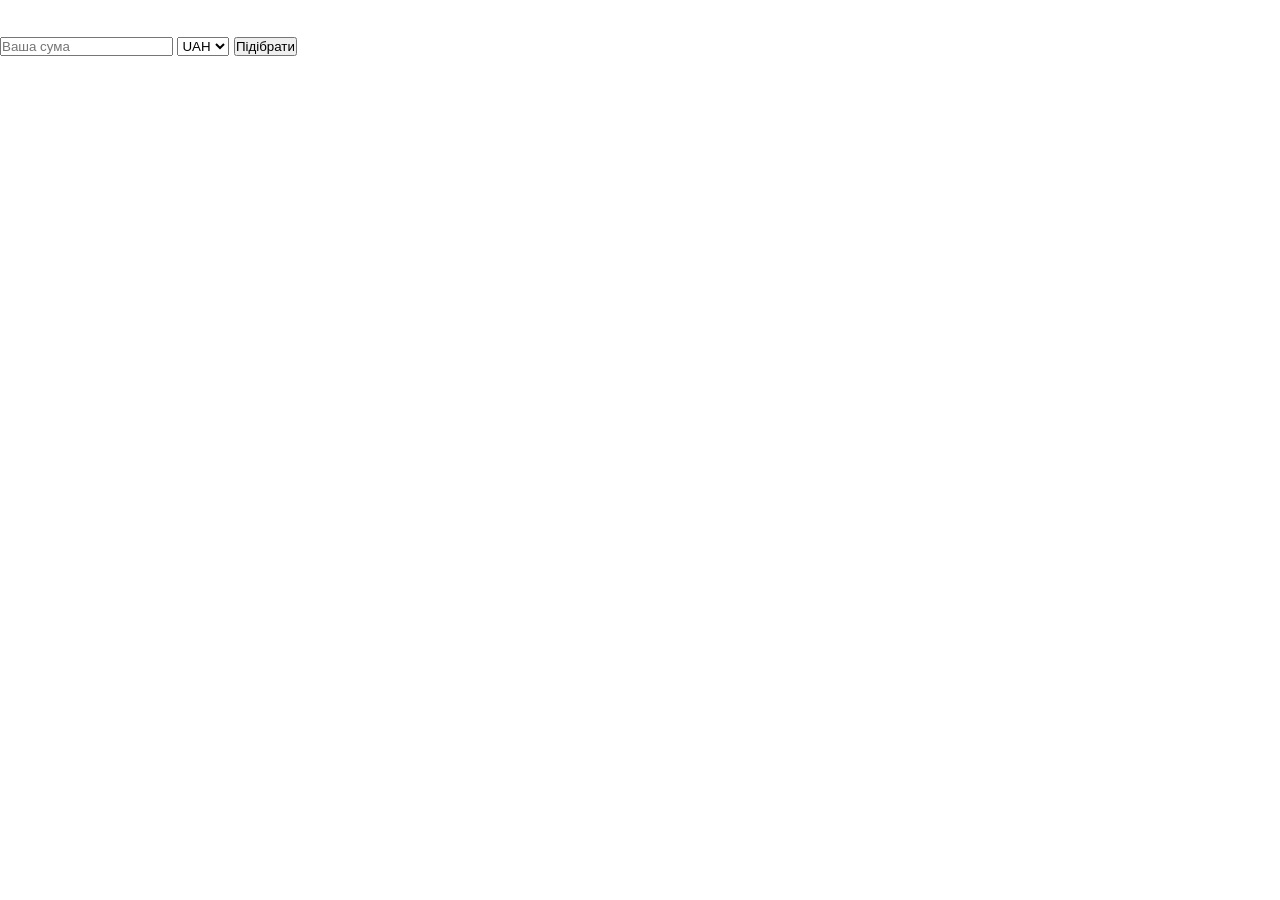
<file: buy-pet.html>
<!DOCTYPE html>
<html lang="uk">
<head>
  <meta charset="UTF-8">
  <title>Підібрати пета | AdoptMe Elite Shops</title>
  <link rel="stylesheet" href="style.css">
</head>
<body>
  <main>
    <h1>Підібрати пета за своєю сумою</h1>
    <input type="number" id="input-amount" placeholder="Ваша сума">
    <select id="input-currency">
      <option>UAH</option>
      <option>USD</option>
      <option>RUB</option>
      <option>EUR</option>
      <option>GBP</option>
      <option>PLN</option>
      <option>TRY</option>
      <option>KZT</option>
      <option>CHF</option>
      <option>JPY</option>
      <option>CAD</option>
      <option>AUD</option>
      <option>CNY</option>
      <option>SEK</option>
      <option>NOK</option>
      <option>DKK</option>
      <option>INR</option>
      <option>ILS</option>
      <option>HUF</option>
      <option>CZK</option>
      <option>ZAR</option>
      <option>SGD</option>
      <option>HKD</option>
      <option>MXN</option>
      <option>BRL</option>
      <option>SAR</option>
      <option>AED</option>
      <option>THB</option>
      <option>MYR</option>
      <option>IDR</option>
    </select>
    <button onclick="findPet()">Підібрати</button>
    <div id="found-pets"></div>
  </main>
  <script>
    let pets = [];
    fetch('data/pets.json')
      .then(r=>r.json())
      .then(data=>{pets=data;});

    function findPet() {
      const amount = +document.getElementById('input-amount').value;
      const currency = document.getElementById('input-currency').value;
      const result = pets.filter(pet=>pet.price[currency] && pet.price[currency]<=amount);
      let out = '';
      if(result.length)
        out = result.map(pet=>`
          <div>
            <img src="${pet.image}" width=50>
            <b>${pet.name}</b> — ${pet.price[currency]} ${currency}
          </div>
        `).join('');
      else out = 'Немає підходящих петів для цієї суми 😢';
      document.getElementById('found-pets').innerHTML = out;
    }
  </script>
</body>
</html>
</file>
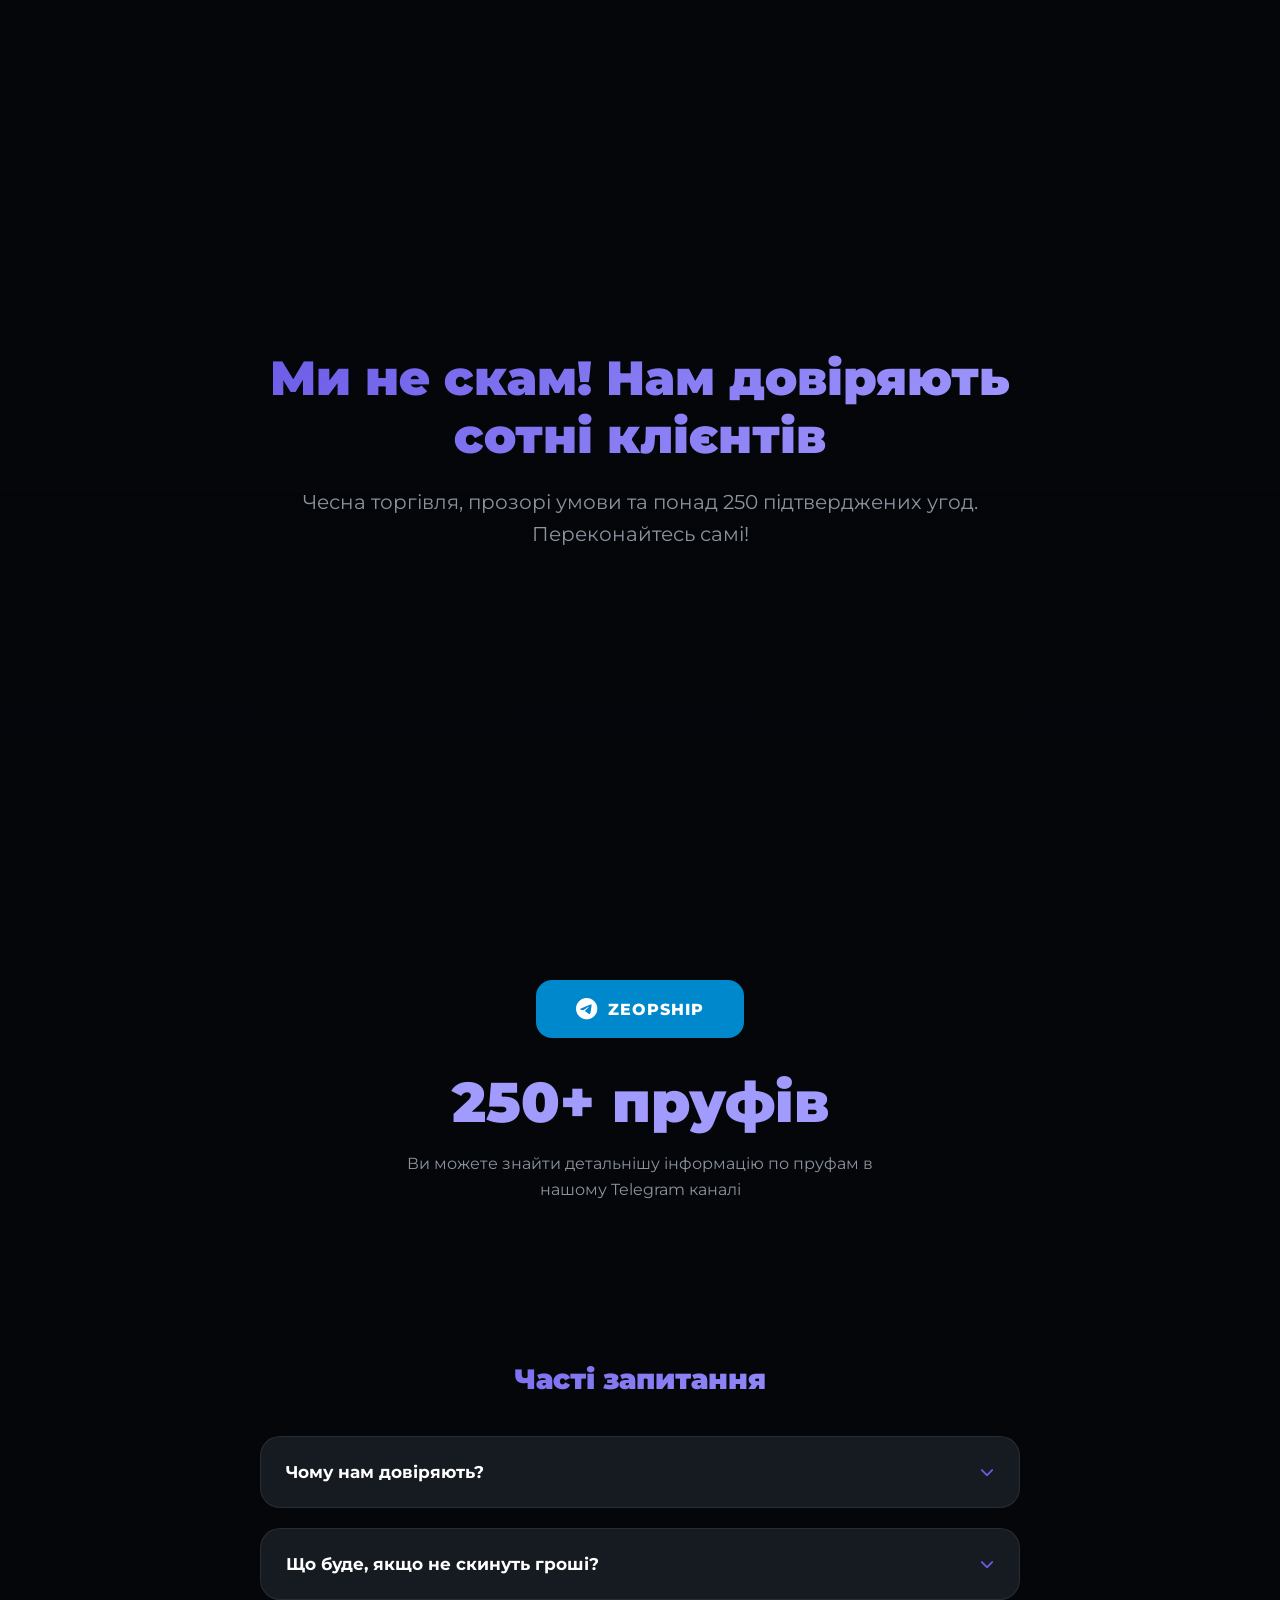
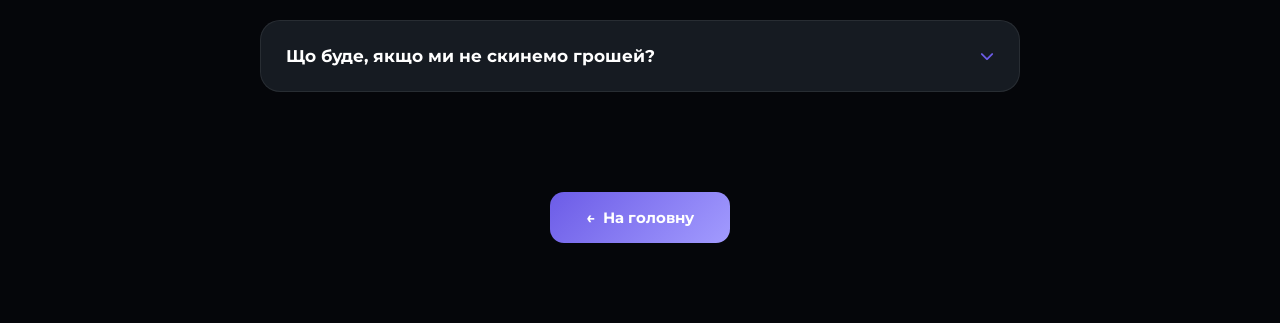
<file: faq.html>
<!DOCTYPE html>
<html lang="uk">
<head>
    <meta charset="UTF-8">
    <meta name="viewport" content="width=device-width, initial-scale=1.0">
    <title>Часті запитання | AdoptMe Elite Shops</title>
    <link rel="stylesheet" href="https://cdnjs.cloudflare.com/ajax/libs/font-awesome/6.5.1/css/all.min.css">
    <link href="https://fonts.googleapis.com/css2?family=Montserrat:wght@300;400;700;900&display=swap" rel="stylesheet">
    <style>
        /* --- CSS ЗМІННІ --- */
        :root {
            --accent: linear-gradient(135deg, #6c5ce7 0%, #a29bfe 100%);
            --accent-solid: #6c5ce7;
            --accent-light: #a29bfe;
            --bg-dark: #05060a;
            --card-bg: linear-gradient(180deg, #161b22 0%, #0d1117 100%);
            --sidebar-bg: #0d1117;
            --glass-border: rgba(255, 255, 255, 0.08);
            --text-main: #fff;
            --text-muted: #8b949e;
            --shadow-main: 0 10px 30px rgba(0,0,0,0.5);
            --transition: all 0.4s cubic-bezier(0.175, 0.885, 0.32, 1.275);
        }

        * { box-sizing: border-box; margin: 0; padding: 0; outline: none; -webkit-tap-highlight-color: transparent; }

        ::-webkit-scrollbar { width: 6px; }
        ::-webkit-scrollbar-thumb { background: #333; border-radius: 10px; }

        body {
            font-family: 'Montserrat', sans-serif;
            background: var(--bg-dark);
            color: var(--text-main);
            overflow-x: hidden;
            opacity: 0;
            animation: bodyFadeIn 1s forwards;
        }

        @keyframes bodyFadeIn { to { opacity: 1; } }

        /* --- HERO СЕКЦІЯ З ВІДЕО ФОНОМ --- */
        .hero {
            position: relative;
            width: 100%;
            height: 100vh;
            min-height: 500px;
            display: flex;
            align-items: center;
            justify-content: center;
            text-align: center;
            overflow: hidden;
        }

        .hero-overlay {
            position: absolute;
            inset: 0;
            background: linear-gradient(180deg, rgba(5,6,10,0.7) 0%, rgba(5,6,10,0.95) 100%);
            z-index: 1;
        }

        .hero-video {
            position: absolute;
            top: 0;
            left: 0;
            width: 100%;
            height: 100%;
            object-fit: cover;
            opacity: 0.3;
            z-index: 0;
        }

        .hero-content {
            position: relative;
            z-index: 2;
            max-width: 800px;
            padding: 0 20px;
        }

        .hero-content h1 {
            font-size: 48px;
            font-weight: 900;
            margin-bottom: 20px;
            background: var(--accent);
            -webkit-background-clip: text;
            -webkit-text-fill-color: transparent;
            line-height: 1.2;
        }

        .hero-content p {
            font-size: 20px;
            color: var(--text-muted);
            font-weight: 400;
            line-height: 1.6;
        }

        /* --- СЕКЦІЯ ПРУФІВ --- */
        .proofs-section {
            padding: 80px 20px;
            text-align: center;
        }

        .tg-btn {
            display: inline-flex;
            align-items: center;
            justify-content: center;
            gap: 10px;
            background: #0088cc;
            color: #fff !important;
            text-decoration: none;
            padding: 18px 40px;
            border-radius: 16px;
            font-weight: 800;
            font-size: 16px;
            text-transform: uppercase;
            letter-spacing: 1px;
            transition: var(--transition);
        }

        .tg-btn:hover {
            transform: translateY(-4px);
            box-shadow: 0 10px 30px rgba(0, 136, 204, 0.4);
        }

        .tg-btn i {
            font-size: 22px;
        }

        .proofs-count {
            font-size: 56px;
            font-weight: 900;
            color: var(--accent-light);
            margin-top: 30px;
        }

        .proofs-desc {
            font-size: 16px;
            color: var(--text-muted);
            margin-top: 15px;
            max-width: 500px;
            margin-left: auto;
            margin-right: auto;
            line-height: 1.6;
        }

        /* --- FAQ СЕКЦІЯ --- */
        .faq-section {
            padding: 80px 20px 60px;
            max-width: 800px;
            margin: 0 auto;
        }

        .faq-title {
            font-size: 28px;
            font-weight: 900;
            text-align: center;
            background: var(--accent);
            -webkit-background-clip: text;
            -webkit-text-fill-color: transparent;
            margin-bottom: 40px;
        }

        .faq-item {
            background: #161b22;
            border: 1px solid rgba(255, 255, 255, 0.08);
            border-radius: 20px;
            padding: 25px;
            margin-bottom: 20px;
            cursor: pointer;
            transition: var(--transition);
        }

        .faq-item:hover {
            border-color: #6c5ce7;
            box-shadow: 0 5px 20px rgba(108, 92, 231, 0.15);
        }

        .faq-question {
            display: flex;
            align-items: center;
            justify-content: space-between;
            font-size: 17px;
            font-weight: 700;
            color: var(--text-main);
        }

        .faq-question i {
            font-size: 14px;
            color: var(--accent-solid);
            transition: transform 0.3s ease;
        }

        .faq-item.active .faq-question i {
            transform: rotate(180deg);
        }

        .faq-answer {
            max-height: 0;
            overflow: hidden;
            transition: max-height 0.4s ease, padding 0.4s ease;
        }

        .faq-item.active .faq-answer {
            max-height: 300px;
            padding-top: 18px;
        }

        .faq-answer p {
            font-size: 15px;
            color: var(--text-muted);
            line-height: 1.7;
        }

        /* --- КНОПКА НАЗАД --- */
        .back-section {
            padding: 20px 20px 80px;
            text-align: center;
        }

        .back-btn {
            display: inline-flex;
            align-items: center;
            gap: 8px;
            padding: 16px 36px;
            border-radius: 14px;
            background: var(--accent);
            color: #fff;
            text-decoration: none;
            font-weight: 700;
            font-size: 15px;
            transition: var(--transition);
        }

        .back-btn:hover {
            transform: translateY(-4px);
            box-shadow: 0 10px 30px rgba(108, 92, 231, 0.4);
        }

        /* --- АДАПТИВНІСТЬ --- */
        @media (max-width: 768px) {
            .hero { height: 70vh; min-height: 400px; }
            .hero-content h1 { font-size: 28px; }
            .hero-content p { font-size: 16px; }
            .proofs-section { padding: 50px 20px; }
            .proofs-count { font-size: 40px; }
            .tg-btn { padding: 14px 30px; font-size: 14px; }
            .faq-section { padding: 50px 15px 40px; }
            .faq-title { font-size: 22px; }
            .faq-question { font-size: 15px; }
            .faq-answer p { font-size: 14px; }
        }

        @media (max-width: 480px) {
            .hero-content h1 { font-size: 22px; }
            .hero-content p { font-size: 14px; }
            .proofs-count { font-size: 32px; }
            .tg-btn { padding: 12px 24px; font-size: 12px; }
            .faq-question { font-size: 14px; }
        }
    </style>
</head>
<body>

    <!-- ===== HERO СЕКЦІЯ З ВІДЕО ФОНОМ ===== -->
    <section class="hero">
        <!-- ЗАМІНІТЬ src ВІДЕО НА СВОЄ ПОСИЛАННЯ -->
        <video class="hero-video" autoplay muted loop playsinline>
            <source src="" type="video/mp4">
        </video>
        <div class="hero-overlay"></div>
        <div class="hero-content">
            <h1>Ми не скам! Нам довіряють сотні клієнтів</h1>
            <p>Чесна торгівля, прозорі умови та понад 250 підтверджених угод. Переконайтесь самі!</p>
        </div>
    </section>

    <!-- ===== СЕКЦІЯ ПРУФІВ ===== -->
    <section class="proofs-section">
        <a href="https://t.me/zeopship" target="_blank" class="tg-btn">
            <i class="fa-brands fa-telegram"></i> ZEOPSHIP
        </a>
        <div class="proofs-count">250+ пруфів</div>
        <p class="proofs-desc">Ви можете знайти детальнішу інформацію по пруфам в нашому Telegram каналі</p>
    </section>

    <!-- ===== FAQ СЕКЦІЯ ===== -->
    <section class="faq-section">
        <h2 class="faq-title">Часті запитання</h2>

        <div class="faq-item">
            <div class="faq-question" onclick="toggleFaq(this)">
                <span>Чому нам довіряють?</span>
                <i class="fa-solid fa-chevron-down"></i>
            </div>
            <div class="faq-answer">
                <p>Ми гарантуємо чесну угоду та прозорі умови. У нас вже понад 250 успішних угод, підтверджених у нашому Telegram каналі @zeopship. Ми працюємо відкрито — кожна угода фіксується як пруф. Якщо у вас виникнуть питання чи складнощі, ми завжди допоможемо та вирішимо ситуацію на вашу користь.</p>
            </div>
        </div>

        <div class="faq-item">
            <div class="faq-question" onclick="toggleFaq(this)">
                <span>Що буде, якщо не скинуть гроші?</span>
                <i class="fa-solid fa-chevron-down"></i>
            </div>
            <div class="faq-answer">
                <p>Якщо ви не скинете гроші протягом 10-20 хвилин після замовлення, ми просто повернемо вам вашого пета. Жодних ризиків для вас — все чесно та безпечно.</p>
            </div>
        </div>

        <div class="faq-item">
            <div class="faq-question" onclick="toggleFaq(this)">
                <span>Що буде, якщо ми не скинемо грошей?</span>
                <i class="fa-solid fa-chevron-down"></i>
            </div>
            <div class="faq-answer">
                <p>Якщо ми не отримуємо оплату, ми просто повертаємо вам пета назад. Ми працюємо чесно і ніколи не обманюємо наших клієнтів. Ваша безпека — наш пріоритет.</p>
            </div>
        </div>
    </section>

    <!-- ===== КНОПКА НАЗАД ===== -->
    <div class="back-section">
        <a href="index.html" class="back-btn">
            <span>&larr;</span> На головну
        </a>
    </div>

    <script>
        function toggleFaq(el) {
            const item = el.parentElement;
            const wasActive = item.classList.contains('active');
            document.querySelectorAll('.faq-item').forEach(i => i.classList.remove('active'));
            if (!wasActive) item.classList.add('active');
        }
    </script>
</body>
</html>
</file>
<file: style.css>
<style>
    :root {
        --accent: linear-gradient(135deg, #6c5ce7 0%, #a29bfe 100%);
        --accent-solid: #6c5ce7;
        --bg-dark: #05060a;
        --card-bg: linear-gradient(180deg, #161b22 0%, #0d1117 100%);
        --glass-border: rgba(255, 255, 255, 0.08);
    }

    * { box-sizing: border-box; margin: 0; padding: 0; }
    
    ::-webkit-scrollbar { width: 6px; }
    ::-webkit-scrollbar-thumb { background: #333; border-radius: 10px; }

    body {
        font-family: 'Montserrat', sans-serif;
        background: var(--bg-dark); color: #fff;
        display: flex; height: 100vh; overflow: hidden;
    }

    /* SIDEBAR - Desktop */
    .sidebar {
        width: 300px; background: #0d1117; border-right: 1px solid var(--glass-border);
        padding: 40px 25px; display: flex; flex-direction: column; z-index: 100;
        transition: 0.3s;
    }

    .logo {
        font-weight: 900; font-size: 24px; text-align: center; margin-bottom: 40px;
        background: linear-gradient(90deg, #a29bfe, #6c5ce7);
        -webkit-background-clip: text; -webkit-text-fill-color: transparent;
    }

    .search-box { position: relative; margin-bottom: 25px; }
    .search-box input {
        width: 100%; background: #05060a; border: 1px solid var(--glass-border);
        padding: 14px 14px 14px 45px; border-radius: 12px; color: #fff; outline: none;
    }
    .search-box i { position: absolute; left: 15px; top: 15px; color: var(--accent-solid); }

    .nav-link {
        padding: 15px 20px; border-radius: 12px; color: #8b949e;
        text-decoration: none; font-weight: 700; margin-bottom: 10px;
        display: flex; align-items: center; gap: 12px; cursor: pointer; transition: 0.3s;
    }
    .nav-link.active { background: var(--accent); color: #fff; }
    .nav-link.support-link { margin-top: 20px; border: 1px solid var(--accent-solid); color: var(--accent-solid); }

    /* GRID & MAIN */
    .main { flex: 1; overflow-y: auto; padding: 40px; }
    .grid { display: grid; grid-template-columns: repeat(auto-fill, minmax(280px, 1fr)); gap: 25px; }

    .card {
        background: var(--card-bg); border: 1px solid var(--glass-border);
        border-radius: 30px; padding: 30px; text-align: center;
        transition: 0.4s; cursor: pointer; position: relative;
    }
    .card:hover { transform: translateY(-10px); border-color: #6c5ce7; box-shadow: 0 15px 30px rgba(0,0,0,0.5); }

    .card img { width: 140px; height: 140px; object-fit: contain; margin-bottom: 15px; pointer-events: none; }
    .rarity { color: #ff7675; font-size: 10px; font-weight: 900; letter-spacing: 2px; margin-bottom: 5px; }
    .pet-info-small { font-size: 11px; color: #8b949e; font-weight: 700; margin-bottom: 15px; }
    .pet-name { font-size: 19px; font-weight: 900; margin-bottom: 20px; }

    .tg-btn {
        background: #0088cc; color: #fff !important; text-decoration: none;
        padding: 14px; width: 100%; border-radius: 12px;
        display: flex; align-items: center; justify-content: center; gap: 8px;
        font-weight: 800; font-size: 10px; text-transform: uppercase;
        transition: 0.3s; position: relative; z-index: 10;
    }

    /* MODALS */
    .overlay {
        position: fixed; inset: 0; background: rgba(0,0,0,0.85);
        display: none; justify-content: center; align-items: center; z-index: 1000;
        backdrop-filter: blur(8px);
    }
    .modal {
        background: #161b22; color: #fff; width: 90%; max-width: 450px;
        border-radius: 35px; padding: 40px; position: relative; text-align: center;
        border: 1px solid var(--glass-border);
    }
    .info-tag { background: rgba(255,255,255,0.05); padding: 12px; border-radius: 12px; margin: 15px 0; font-size: 14px; color: #a29bfe; font-weight: 700; border: 1px solid rgba(162, 155, 254, 0.2); }
    .close-btn { position: absolute; top: 20px; right: 20px; font-size: 24px; cursor: pointer; color: #444; }

    .lang-switcher { margin-top: auto; display: flex; gap: 10px; padding-top: 20px; }
    .l-btn { background: #161b22; border: 1px solid var(--glass-border); color: #fff; padding: 8px; border-radius: 8px; cursor: pointer; flex: 1; }
    .l-btn.active { background: var(--accent-solid); }

    /* MOBILE ADAPTATION - ТУТ ОСНОВНІ ЗМІНИ */
    @media (max-width: 768px) {
        body { flex-direction: column; overflow-y: auto; height: auto; }
        
        .sidebar { 
            width: 100%; height: auto; position: sticky; top: 0; 
            padding: 15px; border-right: none; border-bottom: 1px solid var(--glass-border); 
            background: #0d1117;
        }

        .logo { font-size: 20px; margin-bottom: 15px; }

        .search-box { margin-bottom: 15px; }

        /* Кнопки навігації в ряд на телефоні */
        .nav-link { 
            display: inline-flex; width: auto; margin-right: 8px; margin-bottom: 5px; 
            padding: 10px 15px; font-size: 13px; 
        }
        .nav-link.support-link { margin-top: 0; }

        .lang-switcher { 
            display: flex; margin-top: 10px; padding-top: 0; 
            position: absolute; top: 15px; right: 15px; width: 80px;
        }
        .l-btn { padding: 5px; font-size: 11px; }

        .main { padding: 15px; }

        /* Робимо 2 колонки для петов на мобілках */
        .grid { 
            grid-template-columns: repeat(auto-fill, minmax(150px, 1fr)); 
            gap: 15px; 
        }

        .card { padding: 15px; border-radius: 20px; }
        .card img { width: 100px; height: 100px; }
        .pet-name { font-size: 15px; margin-bottom: 15px; }
        .pet-info-small { font-size: 9px; }
        .tg-btn { padding: 10px; font-size: 9px; }
    }
</style>
</file>
